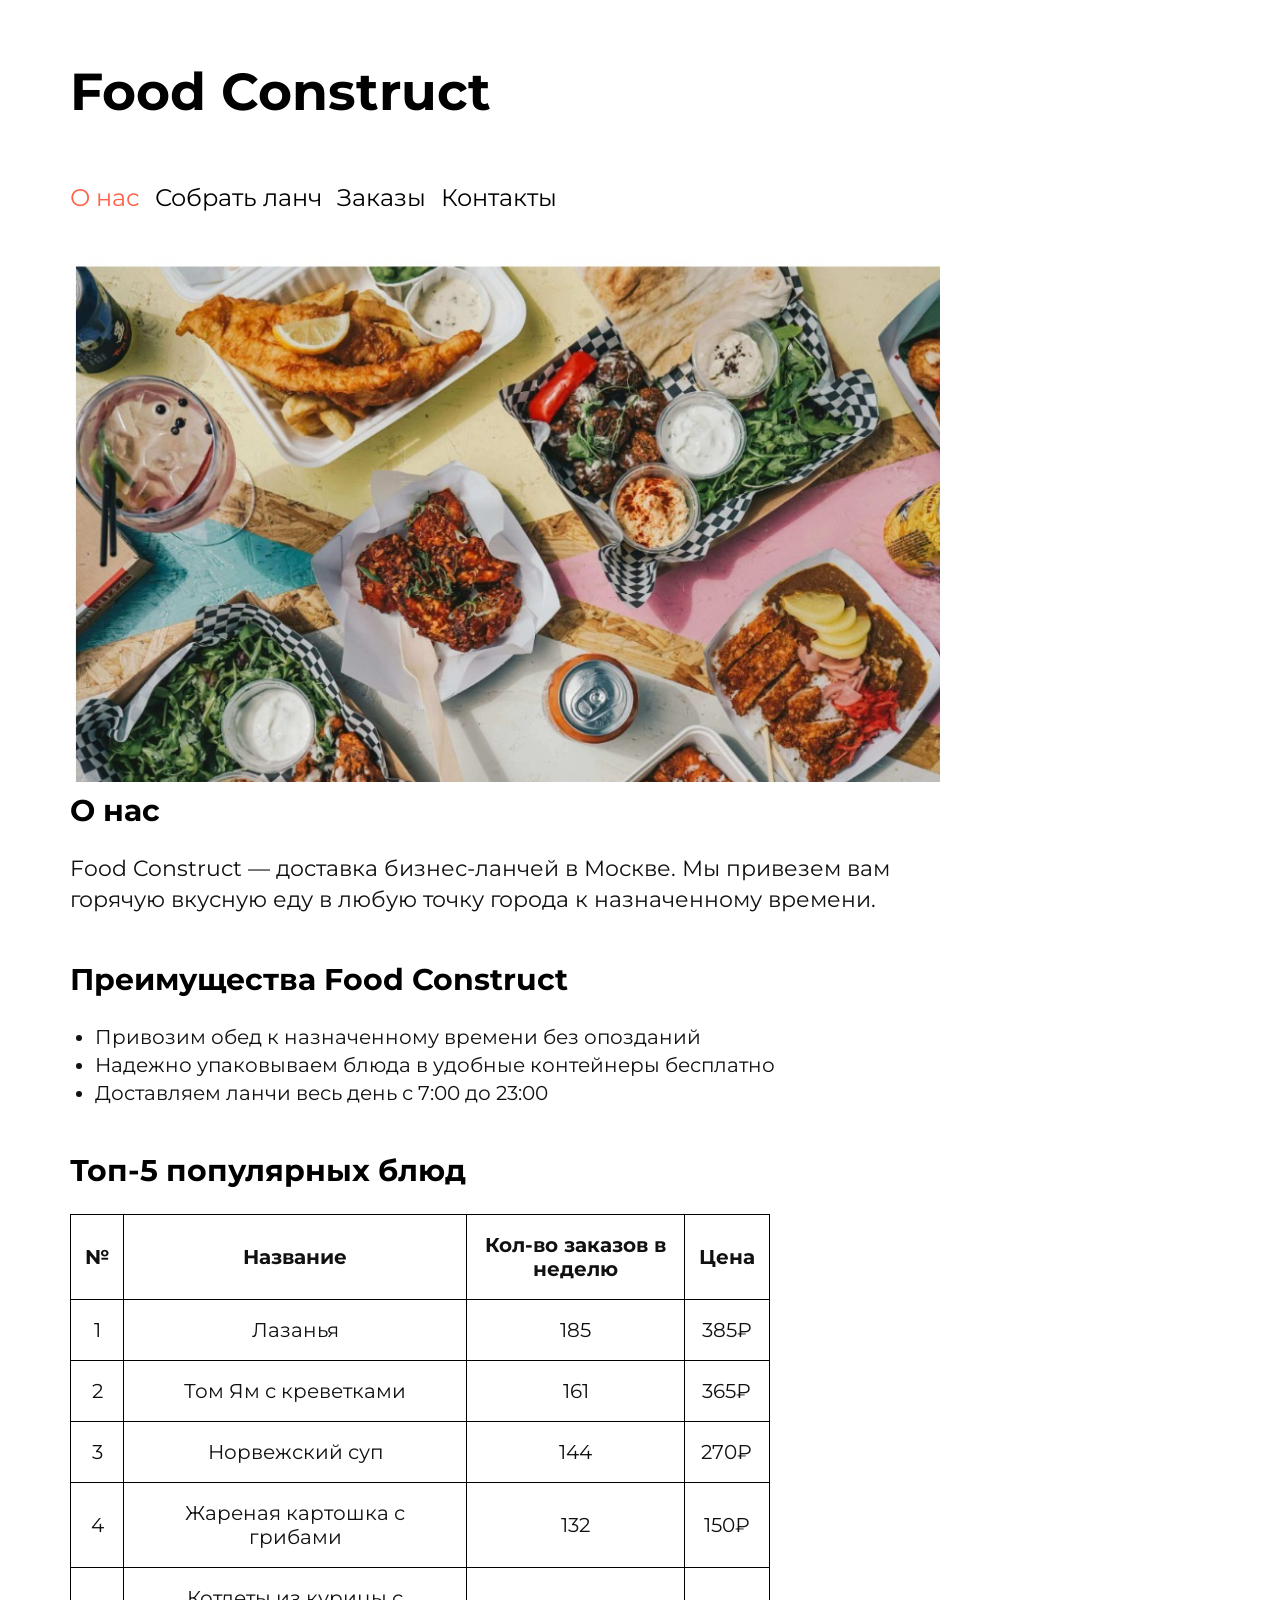
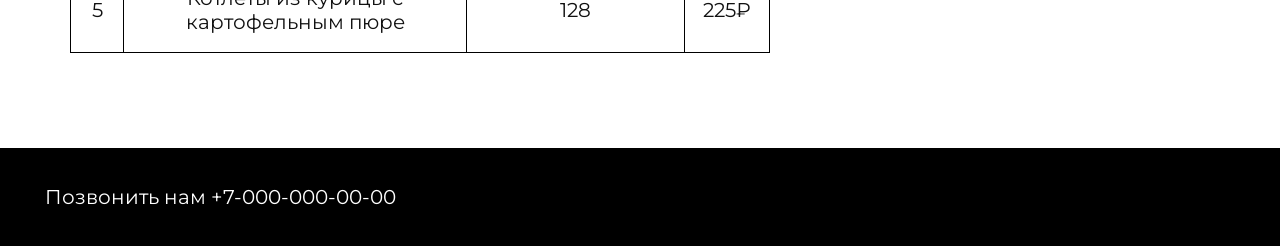
<file: index.html>
<!DOCTYPE html>
<html lang="ru">
<head>
  <meta charset="UTF-8">
  <meta name="viewport" content="width=device-width, initial-scale=1.0">
  <title>Food Construct</title>
  <link rel="preconnect" href="https://fonts.googleapis.com">
  <link rel="preconnect" href="https://fonts.gstatic.com" crossorigin>
  <link href="https://fonts.googleapis.com/css2?family=Montserrat:wght@400;600;700&display=swap" rel="stylesheet">
  <link rel="stylesheet" href="style.css">
</head>
<body>
  <header class="header">
    <h1>Food Construct</h1>

    <nav class="nav">
      <a id="active" href="index.html#about">О нас</a>
      <a href="lunch.html">Собрать ланч</a>
      <a href="lunch.html#order">Заказы</a>
      <a href="#contacts">Контакты</a>
    </nav>
  </header>

  <main class="main">
    <section id="about" class="section about">
      <img class="main-image" src="images/business-lunch.jpg" alt="Готовые бизнес-ланчи на столе">

      <h2>О нас</h2>
      <p>
        Food Construct — доставка бизнес-ланчей в Москве. Мы привезем вам горячую
        вкусную еду в любую точку города к назначенному времени.
      </p>
    </section>

    <section class="section benefits">
      <h2>Преимущества Food Construct</h2>
      <ul>
        <li>Привозим обед к назначенному времени без опозданий</li>
        <li>Надежно упаковываем блюда в удобные контейнеры бесплатно</li>
        <li>Доставляем ланчи весь день с 7:00 до 23:00</li>
      </ul>
    </section>

    <section id="orders" class="section popular">
      <h2>Топ-5 популярных блюд</h2>
      <table>
        <thead>
          <tr>
            <th>№</th>
            <th>Название</th>
            <th>Кол-во заказов в неделю</th>
            <th>Цена</th>
          </tr>
        </thead>
        <tbody>
          <tr>
            <td>1</td>
            <td>Лазанья</td>
            <td>185</td>
            <td>385₽</td>
          </tr>
          <tr>
            <td>2</td>
            <td>Том Ям с креветками</td>
            <td>161</td>
            <td>365₽</td>
          </tr>
          <tr>
            <td>3</td>
            <td>Норвежский суп</td>
            <td>144</td>
            <td>270₽</td>
          </tr>
          <tr>
            <td>4</td>
            <td>Жареная картошка с грибами</td>
            <td>132</td>
            <td>150₽</td>
          </tr>
          <tr>
            <td>5</td>
            <td>Котлеты из курицы с картофельным пюре</td>
            <td>128</td>
            <td>225₽</td>
          </tr>
        </tbody>
      </table>
    </section>
  </main>

  <footer id="contacts" class="footer">
    <p>Позвонить нам <a href="tel:+70000000000">+7-000-000-00-00</a></p>
  </footer>
</body>
</html>
</file>
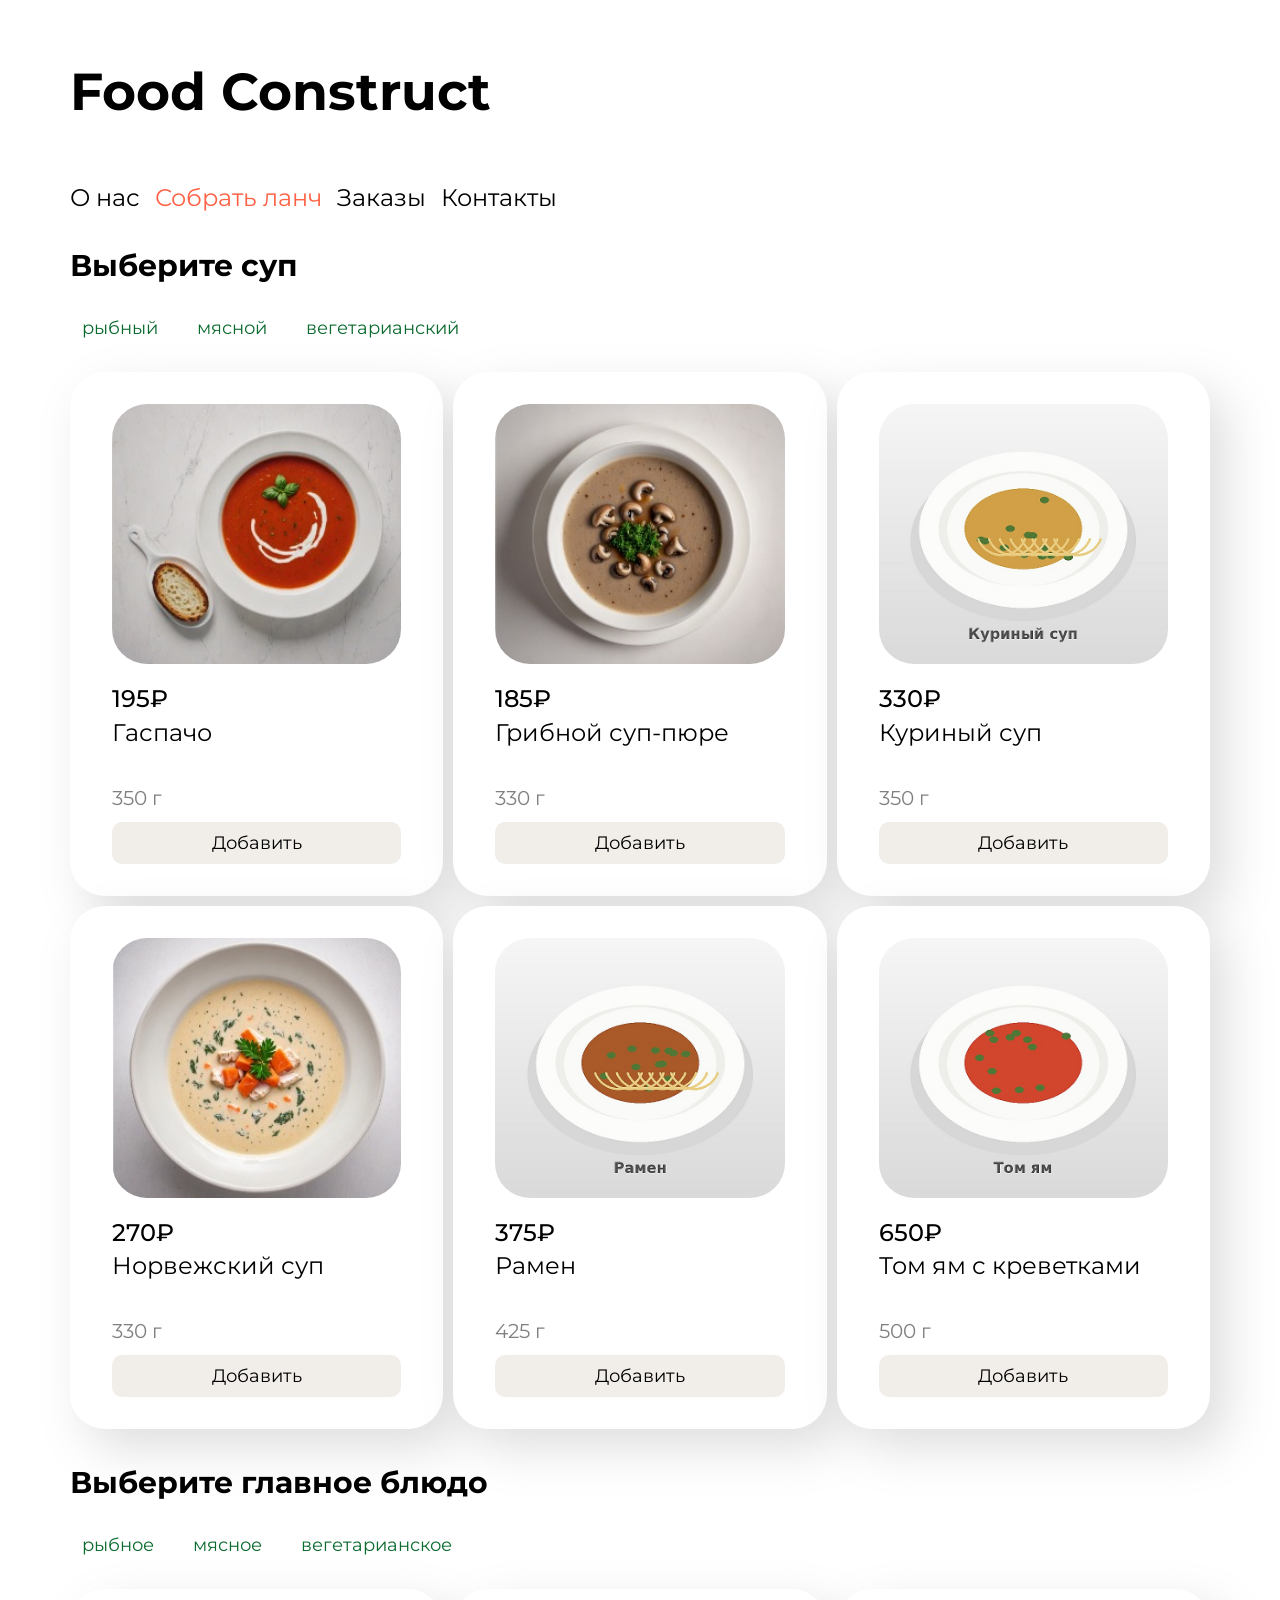
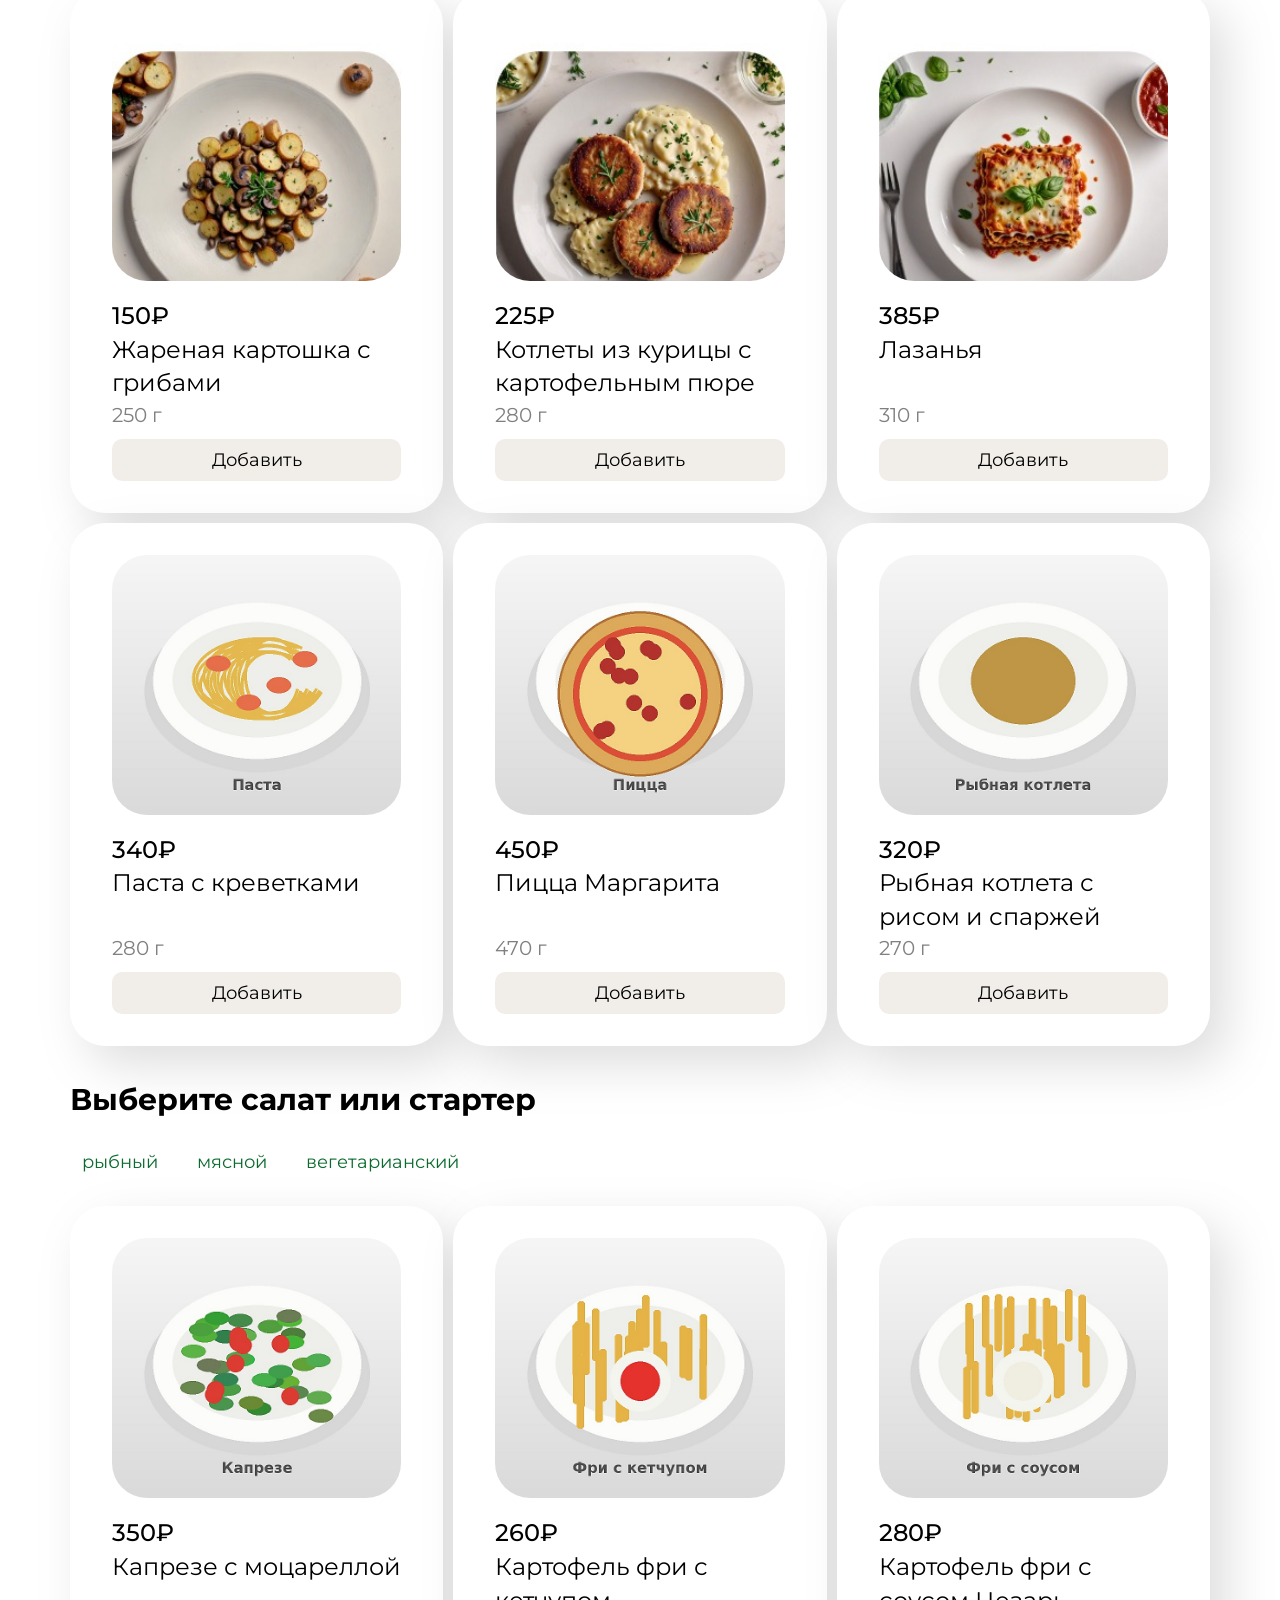
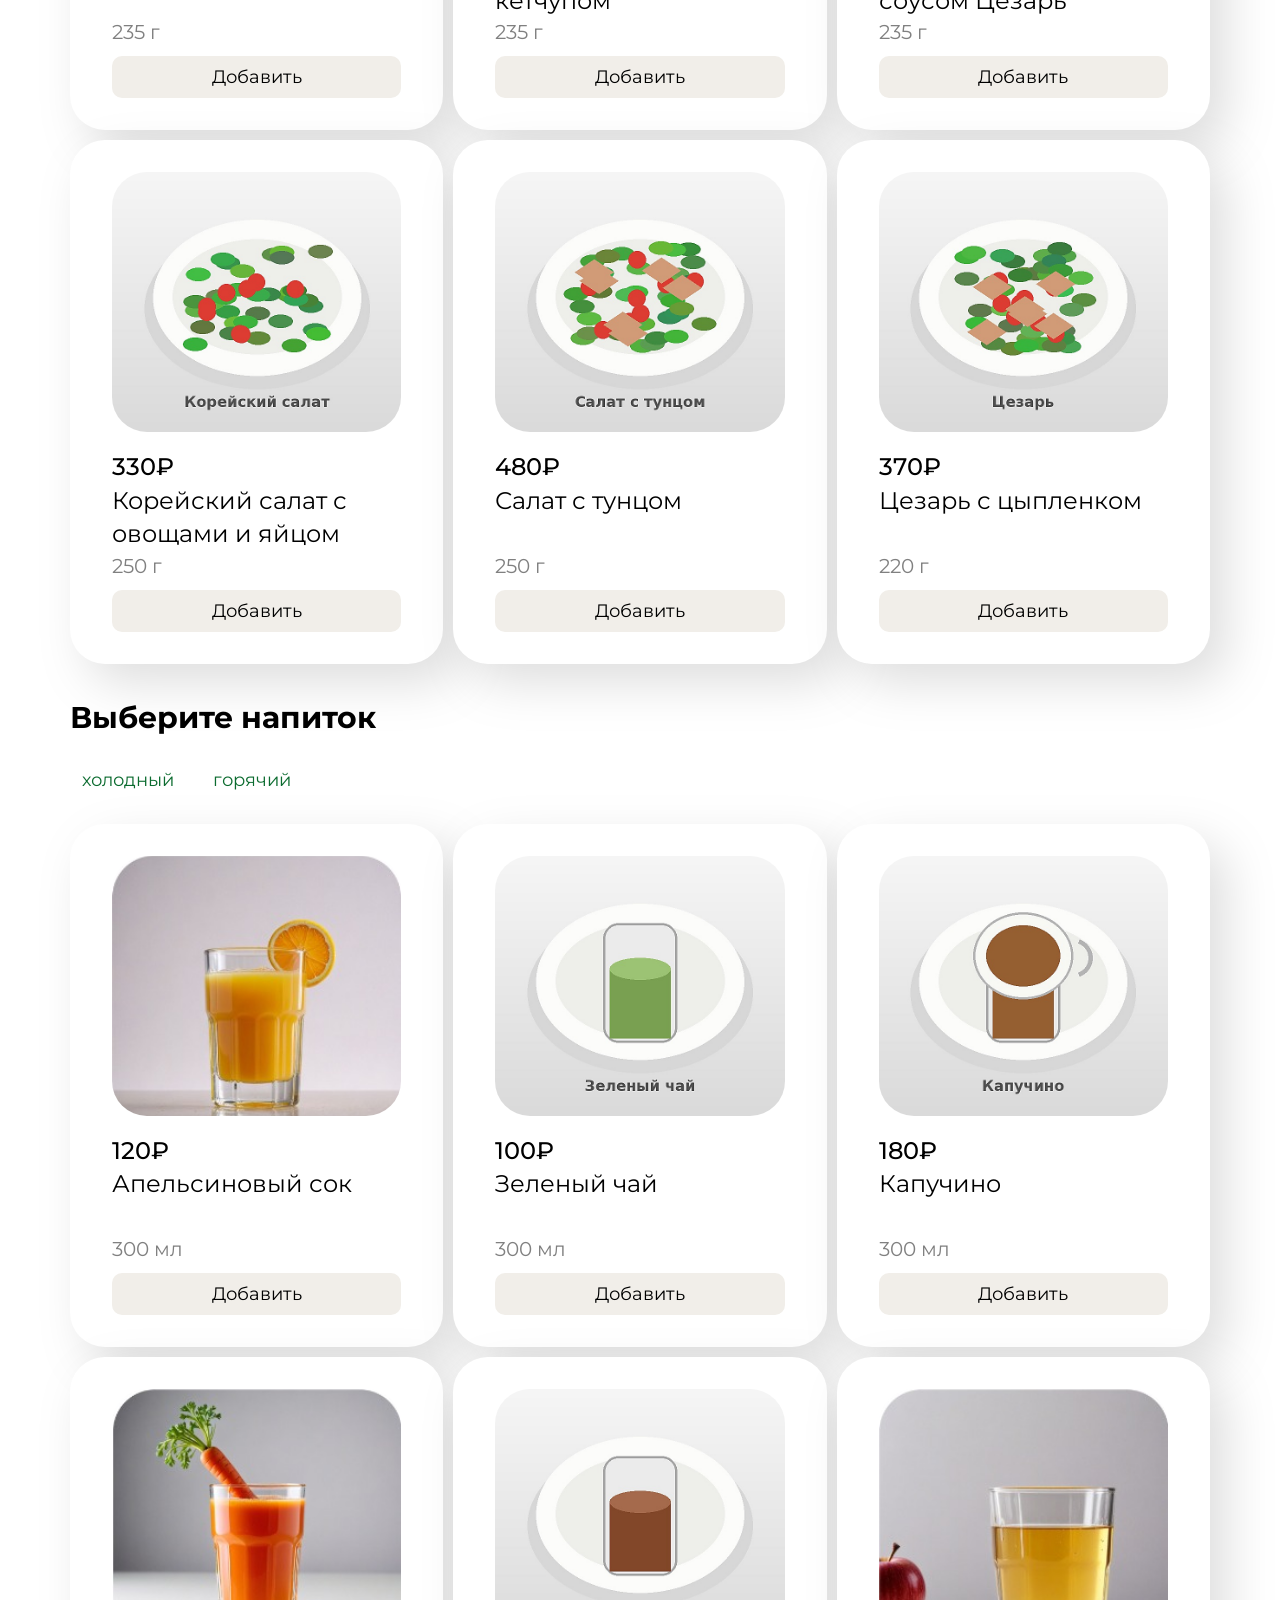
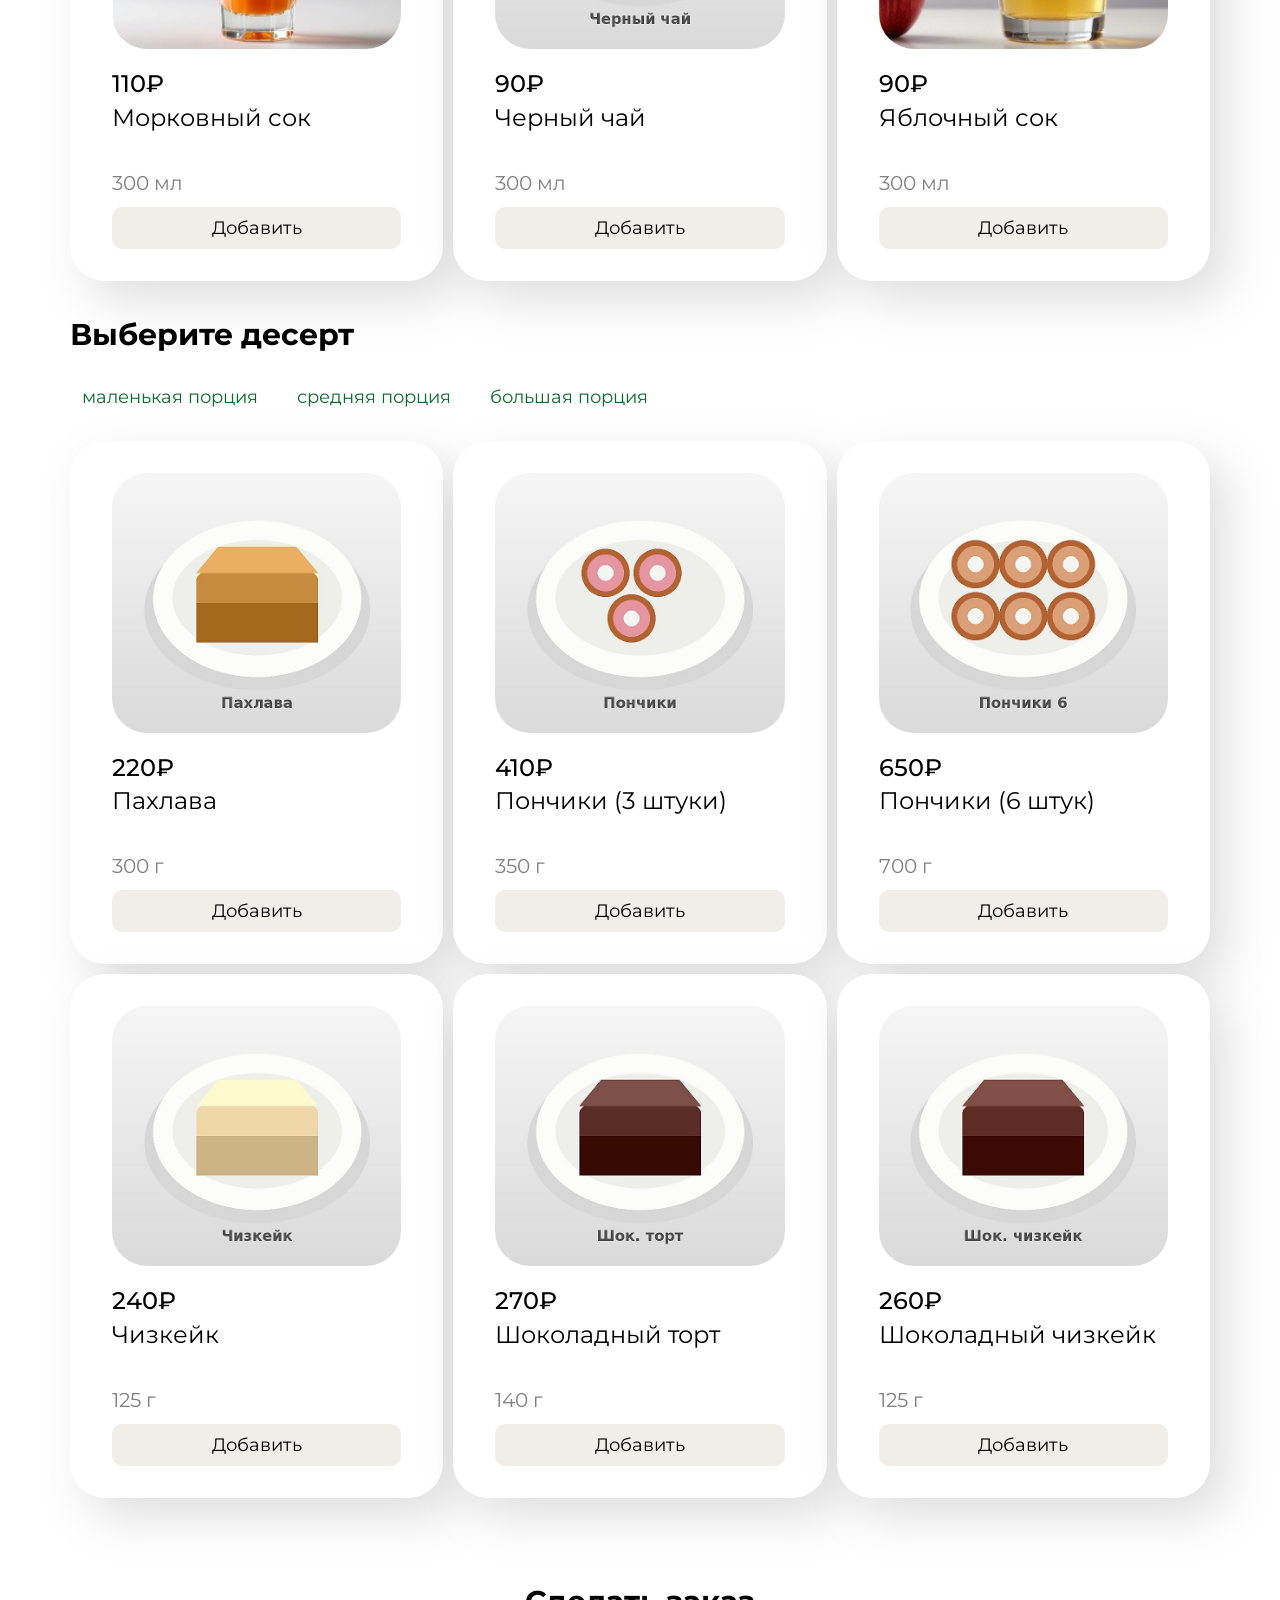
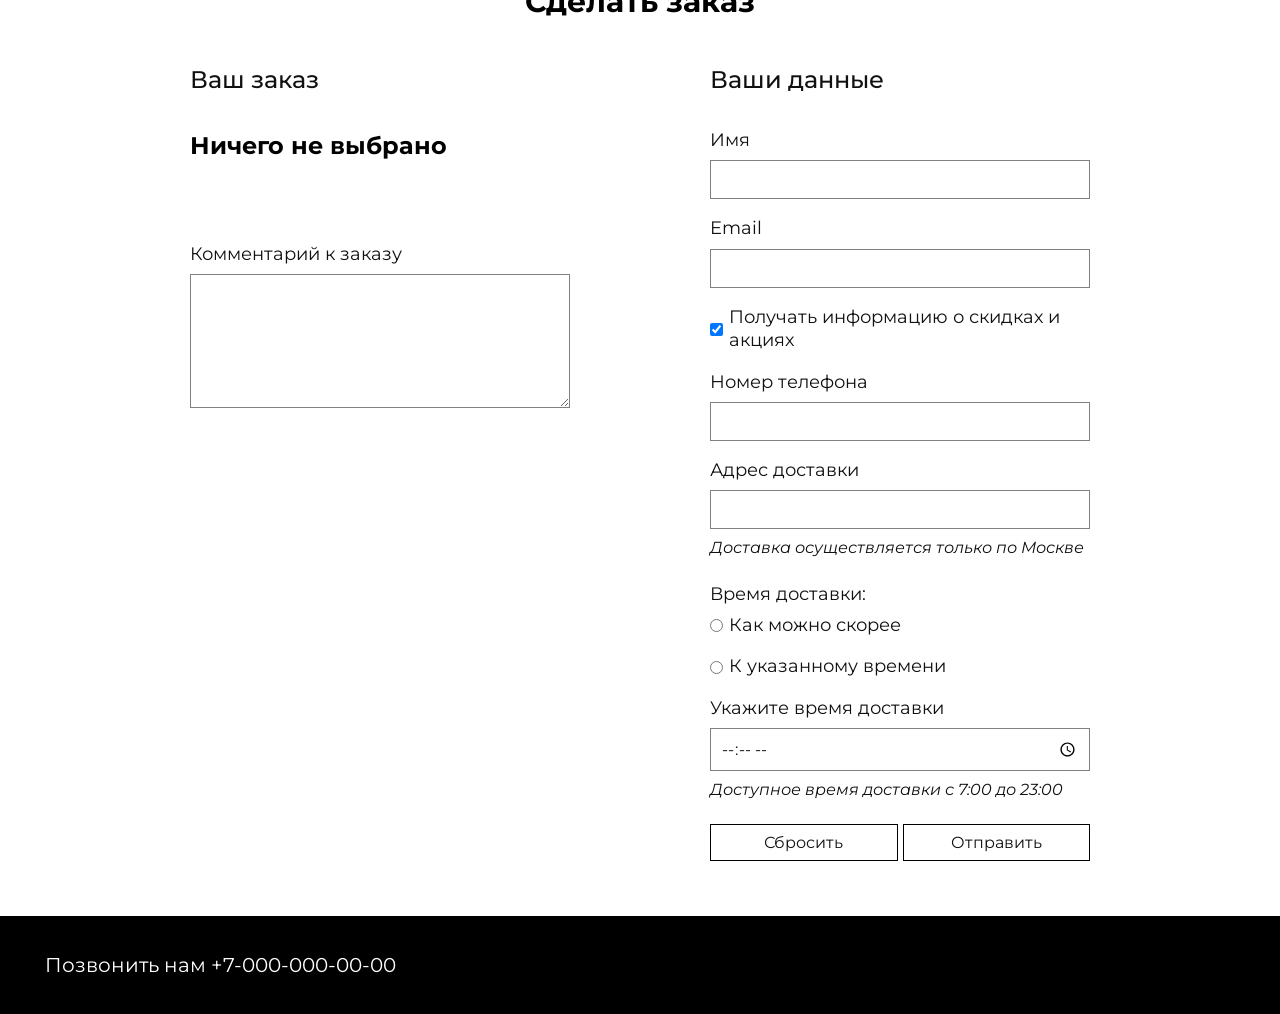
<file: lunch.html>
<!DOCTYPE html>
<html lang="ru">
<head>
  <meta charset="UTF-8">
  <meta name="viewport" content="width=device-width, initial-scale=1.0">
  <title>Собрать ланч — Food Construct</title>
  <link rel="preconnect" href="https://fonts.googleapis.com">
  <link rel="preconnect" href="https://fonts.gstatic.com" crossorigin>
  <link href="https://fonts.googleapis.com/css2?family=Montserrat:wght@400;600;700&display=swap" rel="stylesheet">
  <link rel="stylesheet" href="style.css">
  <link rel="stylesheet" href="lunch.css">
</head>
<body>
  <header class="header">
    <h1>Food Construct</h1>

    <nav class="nav">
      <a href="index.html#about">О нас</a>
      <a id="active" href="lunch.html">Собрать ланч</a>
      <a href="#order">Заказы</a>
      <a href="#contacts">Контакты</a>
    </nav>
  </header>

  <main class="main">
    <section class="menu-section" id="soups-section" data-category="soup">
      <h2>Выберите суп</h2>
      <div class="filters">
        <button type="button" class="filter-button" data-kind="fish">рыбный</button>
        <button type="button" class="filter-button" data-kind="meat">мясной</button>
        <button type="button" class="filter-button" data-kind="veg">вегетарианский</button>
      </div>
      <div class="dish-grid" id="soup-grid"></div>
    </section>

    <section class="menu-section" id="main-dishes-section" data-category="main-dish">
      <h2>Выберите главное блюдо</h2>
      <div class="filters">
        <button type="button" class="filter-button" data-kind="fish">рыбное</button>
        <button type="button" class="filter-button" data-kind="meat">мясное</button>
        <button type="button" class="filter-button" data-kind="veg">вегетарианское</button>
      </div>
      <div class="dish-grid" id="main-dish-grid"></div>
    </section>

    <section class="menu-section" id="salads-section" data-category="salad">
      <h2>Выберите салат или стартер</h2>
      <div class="filters">
        <button type="button" class="filter-button" data-kind="fish">рыбный</button>
        <button type="button" class="filter-button" data-kind="meat">мясной</button>
        <button type="button" class="filter-button" data-kind="veg">вегетарианский</button>
      </div>
      <div class="dish-grid" id="salad-grid"></div>
    </section>

    <section class="menu-section" id="drinks-section" data-category="drink">
      <h2>Выберите напиток</h2>
      <div class="filters">
        <button type="button" class="filter-button" data-kind="cold">холодный</button>
        <button type="button" class="filter-button" data-kind="hot">горячий</button>
      </div>
      <div class="dish-grid" id="drink-grid"></div>
    </section>

    <section class="menu-section" id="desserts-section" data-category="dessert">
      <h2>Выберите десерт</h2>
      <div class="filters">
        <button type="button" class="filter-button" data-kind="small">маленькая порция</button>
        <button type="button" class="filter-button" data-kind="medium">средняя порция</button>
        <button type="button" class="filter-button" data-kind="large">большая порция</button>
      </div>
      <div class="dish-grid" id="dessert-grid"></div>
    </section>
  </main>

  <section id="order" class="order-section">
    <h2>Сделать заказ</h2>

    <form class="order-form" action="https://httpbin.org/post" method="post">
      <div class="order-column">
        <h3>Ваш заказ</h3>

        <div class="order-summary" id="order-summary">
          <p class="empty-order">Ничего не выбрано</p>
        </div>

        <input type="hidden" id="selected-soup" name="selected_soup" value="">
        <input type="hidden" id="selected-main-dish" name="selected_main_dish" value="">
        <input type="hidden" id="selected-salad" name="selected_salad" value="">
        <input type="hidden" id="selected-drink" name="selected_drink" value="">
        <input type="hidden" id="selected-dessert" name="selected_dessert" value="">
        <input type="hidden" id="order-total" name="order_total" value="">

        <label for="comment">Комментарий к заказу</label>
        <textarea id="comment" name="comment" rows="6"></textarea>
      </div>

      <div class="order-column">
        <h3>Ваши данные</h3>

        <label for="client-name">Имя</label>
        <input id="client-name" type="text" name="client_name" required>

        <label for="email">Email</label>
        <input id="email" type="email" name="email" required>

        <div class="checkbox-row">
          <input id="newsletter" type="checkbox" name="newsletter" value="yes" checked>
          <label for="newsletter">Получать информацию о скидках и акциях</label>
        </div>

        <label for="phone">Номер телефона</label>
        <input id="phone" type="tel" name="phone" required>

        <label for="address">Адрес доставки</label>
        <input id="address" type="text" name="address" required>
        <p class="form-hint">Доставка осуществляется только по Москве</p>

        <p class="radio-title">Время доставки:</p>
        <div class="radio-row">
          <input id="delivery-soon" type="radio" name="delivery_time_type" value="asap" required>
          <label for="delivery-soon">Как можно скорее</label>
        </div>
        <div class="radio-row">
          <input id="delivery-exact" type="radio" name="delivery_time_type" value="exact_time" required>
          <label for="delivery-exact">К указанному времени</label>
        </div>

        <label for="delivery-time">Укажите время доставки</label>
        <input id="delivery-time" type="time" name="delivery_time" min="07:00" max="23:00" step="300">
        <p class="form-hint">Доступное время доставки с 7:00 до 23:00</p>

        <div class="form-buttons">
          <button type="reset">Сбросить</button>
          <button type="submit">Отправить</button>
        </div>
      </div>
    </form>
  </section>

  <footer id="contacts" class="footer">
    <p>Позвонить нам <a href="tel:+70000000000">+7-000-000-00-00</a></p>
  </footer>

  <script src="dishes.js"></script>
  <script src="script.js"></script>
</body>
</html>
</file>
<file: style.css>
* {
  box-sizing: border-box;
}

html {
  scroll-behavior: smooth;
}

body {
  min-height: 100vh;
  margin: 0;
  display: flex;
  flex-direction: column;
  font-family: 'Montserrat', Arial, sans-serif;
  font-size: 20px;
  color: #111;
  background-color: #fff;
}

.header {
  margin: 0;
  padding: 60px 70px 35px;
}

h1 {
  margin: 0 0 60px;
  font-size: 52px;
  font-weight: 700;
  color: #000;
}

.nav {
  display: flex;
  flex-wrap: wrap;
  gap: 15px;
  margin: 0;
  padding: 0;
}

.nav a {
  font-family: 'Montserrat', Arial, sans-serif;
  font-size: 24px;
  color: #000;
  text-decoration: none;
  transition: color 0.2s ease;
}

.nav a:hover,
.nav a#active {
  color: tomato;
}

.main {
  flex: 1;
  margin: 0;
  padding: 0 70px 50px;
}

.section {
  margin: 0 0 45px;
  padding: 0;
}

.main-image {
  width: 870px;
  height: 535px;
  object-fit: cover;
  display: block;
  margin-bottom: 10px;
}

h2 {
  margin: 0 0 25px;
  font-size: 30px;
  font-weight: 700;
  color: #000;
}

p {
  margin: 0;
  max-width: 900px;
  font-size: 22px;
  line-height: 1.4;
  color: #111;
}

ul {
  margin: 0;
  padding-left: 25px;
}

li {
  font-size: 20px;
  line-height: 1.4;
}

table {
  width: 700px;
  border-collapse: collapse;
  margin-top: 25px;
}

th,
td {
  border: 1px solid #000;
  padding: 18px 14px;
  text-align: center;
  font-size: 20px;
}

th {
  font-weight: 700;
}

.footer {
  margin: 0;
  padding: 35px 45px;
  background-color: black;
  color: white;
}

.footer p {
  color: white;
  font-size: 20px;
}

.footer a {
  font-family: 'Montserrat', Arial, sans-serif;
  font-size: 20px;
  color: white;
  text-decoration: none;
}

.footer a:hover {
  color: tomato;
}

@media (max-width: 800px) {
  .header,
  .main {
    padding-left: 25px;
    padding-right: 25px;
  }

  .nav {
    justify-content: space-between;
  }

  .main-image {
    width: 500px;
    max-width: 100%;
  }

  table {
    width: 100%;
  }
}

@media (max-width: 600px) {
  h1 {
    text-align: center;
  }

  .nav {
    flex-direction: column;
    align-items: center;
  }

  .nav a {
    font-size: 28px;
  }

  .main-image {
    width: 100%;
    height: auto;
  }

  table {
    font-size: 18px;
  }

  th,
  td {
    font-size: 18px;
    padding: 12px 8px;
  }
}

@media (max-width: 400px) {
  th,
  td {
    font-size: 16px;
    padding: 10px 5px;
  }
}
</file>
<file: lunch.css>
.menu-section {
  margin: 0 0 35px;
  padding: 0;
}

.filters {
  display: flex;
  flex-wrap: wrap;
  gap: 15px;
  margin: 0 0 25px;
}

.filter-button {
  padding: 8px 12px;
  border: none;
  border-radius: 10px;
  background-color: transparent;
  font-family: 'Montserrat', Arial, sans-serif;
  font-size: 18px;
  color: #0b6b2f;
  cursor: pointer;
}

.filter-button:hover,
.filter-button.active {
  background-color: #d8f0df;
}

.dish-grid {
  display: grid;
  grid-template-columns: repeat(3, 1fr);
  gap: 10px;
  margin: 0;
  padding: 0;
}

.dish-card {
  min-height: 100%;
  display: flex;
  flex-direction: column;
  margin: 0;
  padding: 30px 40px;
  border: 2px solid transparent;
  border-radius: 35px;
  background-color: white;
  cursor: pointer;
  filter: drop-shadow(17px 19px 24px rgba(0, 0, 0, 0.13));
}

.dish-card:hover {
  border: 2px solid tomato;
}

.dish-card:hover button {
  background-color: #d9d9d9;
}

.dish-card img {
  width: 100%;
  height: 260px;
  object-fit: cover;
  border-radius: 35px;
  margin-bottom: 18px;
}

.dish-card p {
  max-width: none;
}

.dish-price {
  font-size: 24px;
  font-weight: 500;
  color: #000;
}

.dish-name {
  min-height: 68px;
  font-size: 24px;
  color: #000;
}

.dish-weight {
  margin-top: auto;
  font-size: 20px;
  color: gray;
}

.dish-card button {
  width: 100%;
  margin-top: 10px;
  padding: 10px 30px;
  border: none;
  border-radius: 10px;
  background-color: #f1eee9;
  font-family: 'Montserrat', Arial, sans-serif;
  font-size: 18px;
  color: #000;
  cursor: pointer;
}

@media (max-width: 800px) {
  .dish-grid {
    grid-template-columns: repeat(2, 1fr);
  }

  .dish-card img {
    height: 220px;
  }
}

@media (max-width: 600px) {
  .menu-section h2 {
    text-align: center;
  }

  .filters {
    justify-content: center;
  }

  .dish-grid {
    grid-template-columns: 1fr;
  }

  .dish-card img {
    height: auto;
  }
}

.order-section {
  margin: 0;
  padding: 0 70px 55px;
}

.order-section h2 {
  margin: 0 0 45px;
  text-align: center;
  font-size: 30px;
}

.order-form {
  max-width: 900px;
  margin: 0 auto;
  display: grid;
  grid-template-columns: repeat(2, 1fr);
  gap: 140px;
}

.order-column {
  display: flex;
  flex-direction: column;
}

.order-column h3 {
  margin: 0 0 35px;
  font-size: 24px;
  font-weight: 500;
}

.order-column label,
.radio-title {
  margin: 0 0 8px;
  font-size: 18px;
  line-height: 1.3;
  color: #111;
}

.order-column input,
.order-column select,
.order-column textarea {
  width: 100%;
  margin: 0 0 18px;
  padding: 9px 10px;
  border: 1px solid gray;
  background-color: white;
  font-family: 'Montserrat', Arial, sans-serif;
  font-size: 16px;
  color: #111;
}

.order-column textarea {
  min-height: 125px;
  resize: vertical;
}

.checkbox-row,
.radio-row {
  display: flex;
  align-items: center;
  gap: 6px;
  margin: 0 0 18px;
}

.checkbox-row input,
.radio-row input {
  width: auto;
  margin: 0;
}

.checkbox-row label,
.radio-row label {
  margin: 0;
}

.radio-title {
  margin-top: 5px;
}

.form-hint {
  margin: -10px 0 18px;
  max-width: none;
  font-size: 16px;
  font-style: italic;
  color: #111;
}

.form-buttons {
  display: grid;
  grid-template-columns: repeat(2, 1fr);
  gap: 5px;
  margin-top: 5px;
}

.form-buttons button {
  padding: 8px 20px;
  border: 1px solid #000;
  background-color: white;
  font-family: 'Montserrat', Arial, sans-serif;
  font-size: 16px;
  color: #111;
  cursor: pointer;
}

.form-buttons button:hover {
  background-color: tomato;
  color: white;
}

@media (max-width: 800px) {
  .order-section {
    padding-left: 25px;
    padding-right: 25px;
  }

  .order-form {
    gap: 50px;
  }
}

@media (max-width: 600px) {
  .order-form {
    grid-template-columns: 1fr;
    gap: 35px;
  }

  .order-column h3 {
    text-align: center;
  }
}

.dish-card.selected {
  border-color: tomato;
}

.order-summary {
  margin: 0 0 35px;
}

.empty-order {
  margin: 0 0 45px;
  max-width: none;
  font-size: 24px;
  font-weight: 700;
  color: #000;
}

.order-item {
  margin: 0 0 35px;
}

.order-item h4,
.order-total h4 {
  margin: 0 0 5px;
  font-size: 24px;
  font-weight: 700;
  color: #000;
}

.order-item p,
.order-total p {
  margin: 0;
  max-width: none;
  font-size: 24px;
  line-height: 1.3;
  color: #000;
}

.order-total {
  margin: 45px 0 35px;
}

.order-total p {
  font-size: 32px;
}
</file>
